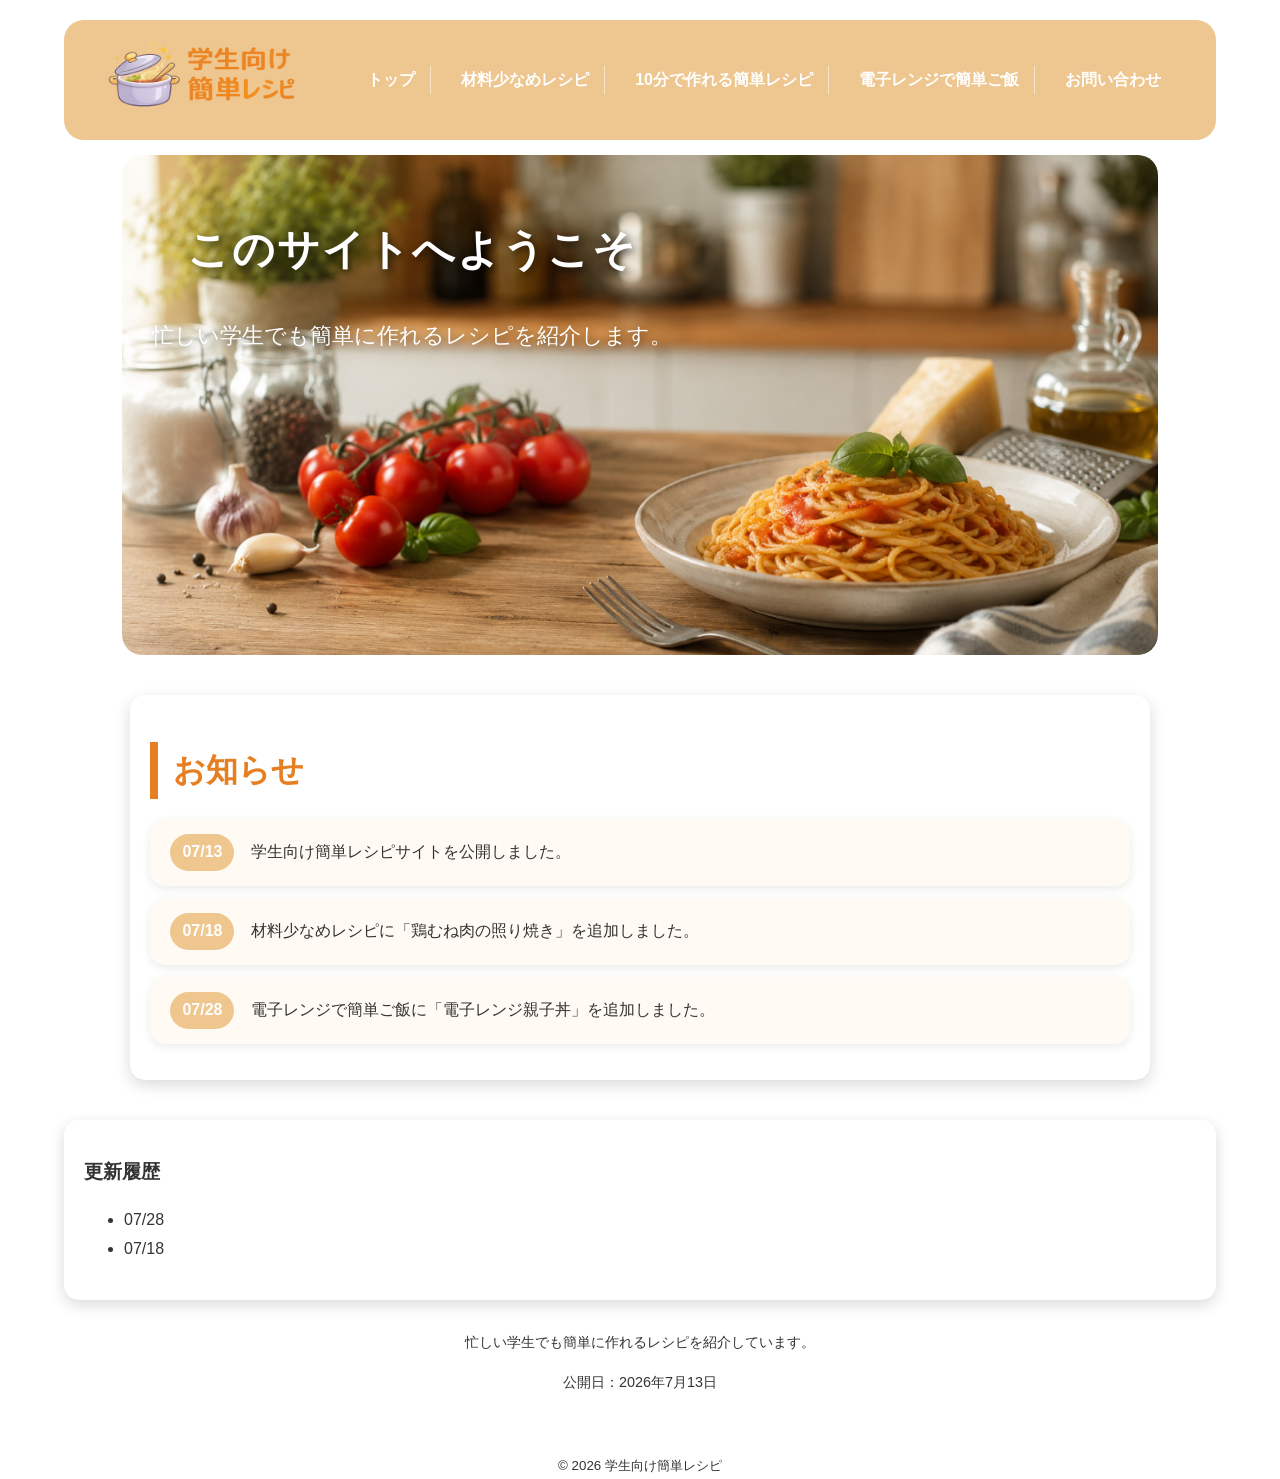
<file: index.html>
<!DOCTYPE html>
<html lang="ja">

<head>
    <meta charset="utf-8">
    <meta name="description" content="忙しい学生向けに、材料少なめ・10分・電子レンジで作れる簡単レシピを紹介するサイトです。">
    <meta name="viewport" content="width=device-width">
    <title>学生向け簡単レシピ</title>
    <link rel="stylesheet" href="css/mystyle.css">
</head>

<body>
<div class="container">
<header class="topbar">
    <div class="logo">
       <img src="image/logo.png"
         alt="学生向け簡単レシピ"
         width="500"
         height="250">
    </div>

    <nav>
    <ul>
        <li><a href="index.html">トップ</a></li>
        <li><a href="content1.html">材料少なめレシピ</a></li>
        <li><a href="content2.html">10分で作れる簡単レシピ</a></li>
        <li><a href="content3.html">電子レンジで簡単ご飯</a></li>
        <li><a href="content4.html">お問い合わせ</a></li>
    </ul>
</nav>
</header>

<header class="hero">
    <img src="image/main.png" alt="料理画像"  width="1200" height="600">

    <div class="catch">
        <h1>このサイトへようこそ</h1>
        <p>
            忙しい学生でも簡単に作れるレシピを紹介します。
        </p>
    </div>
</header>
<section class="news">
    <h2>お知らせ</h2>
    <ul>
        <li><time datetime="2026-07-13">07/13</time> 学生向け簡単レシピサイトを公開しました。</li>
        <li><time datetime="2026-07-18">07/18</time> 材料少なめレシピに「鶏むね肉の照り焼き」を追加しました。</li>
        <li><time datetime="2026-07-28">07/28</time> 電子レンジで簡単ご飯に「電子レンジ親子丼」を追加しました。</li>
    </ul>
</section>
<section class="update">
<h2>更新履歴</h2>
<ul>
    <li><time datetime="2026-07-28">07/28</time><a href="content3.html#content4">電子レンジで簡単ご飯に「電子レンジ親子丼」を追加しました。</a></li>
    <li><time datetime="2026-07-18">07/18</time><a href="content1.html#content4">材料少なめレシピに「鶏むね肉の照り焼き」を追加しました。</a></li>
</ul>
</section>
</div>
<footer>
<p>忙しい学生でも簡単に作れるレシピを紹介しています。</p>
<p>公開日：2026年7月13日</p>
<p>
<a href="https://validator.w3.org/" target="_blank">HTML Validator</a>
<a href="https://jigsaw.w3.org/css-validator/">CSS Validator</a>
</p>
<small>&copy; 2026 学生向け簡単レシピ</small>
</footer>
</body>
</html>
</file>
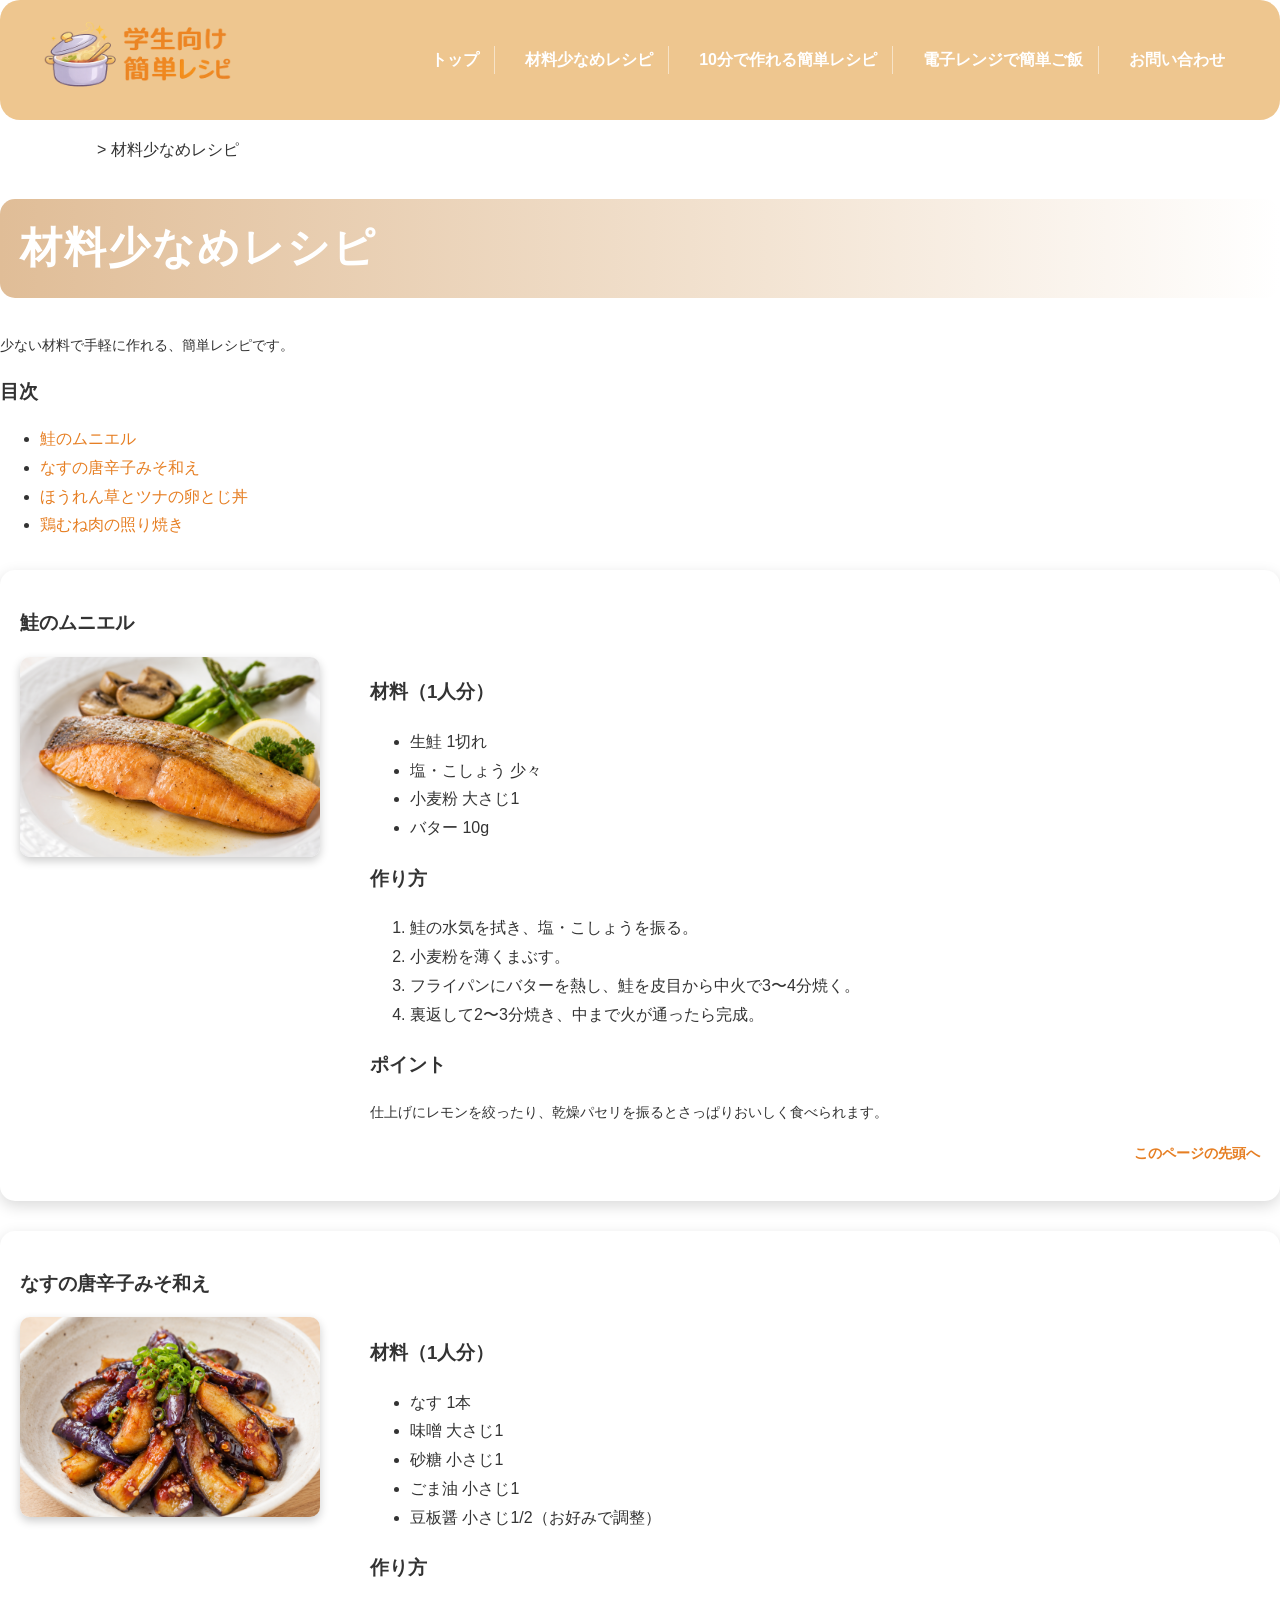
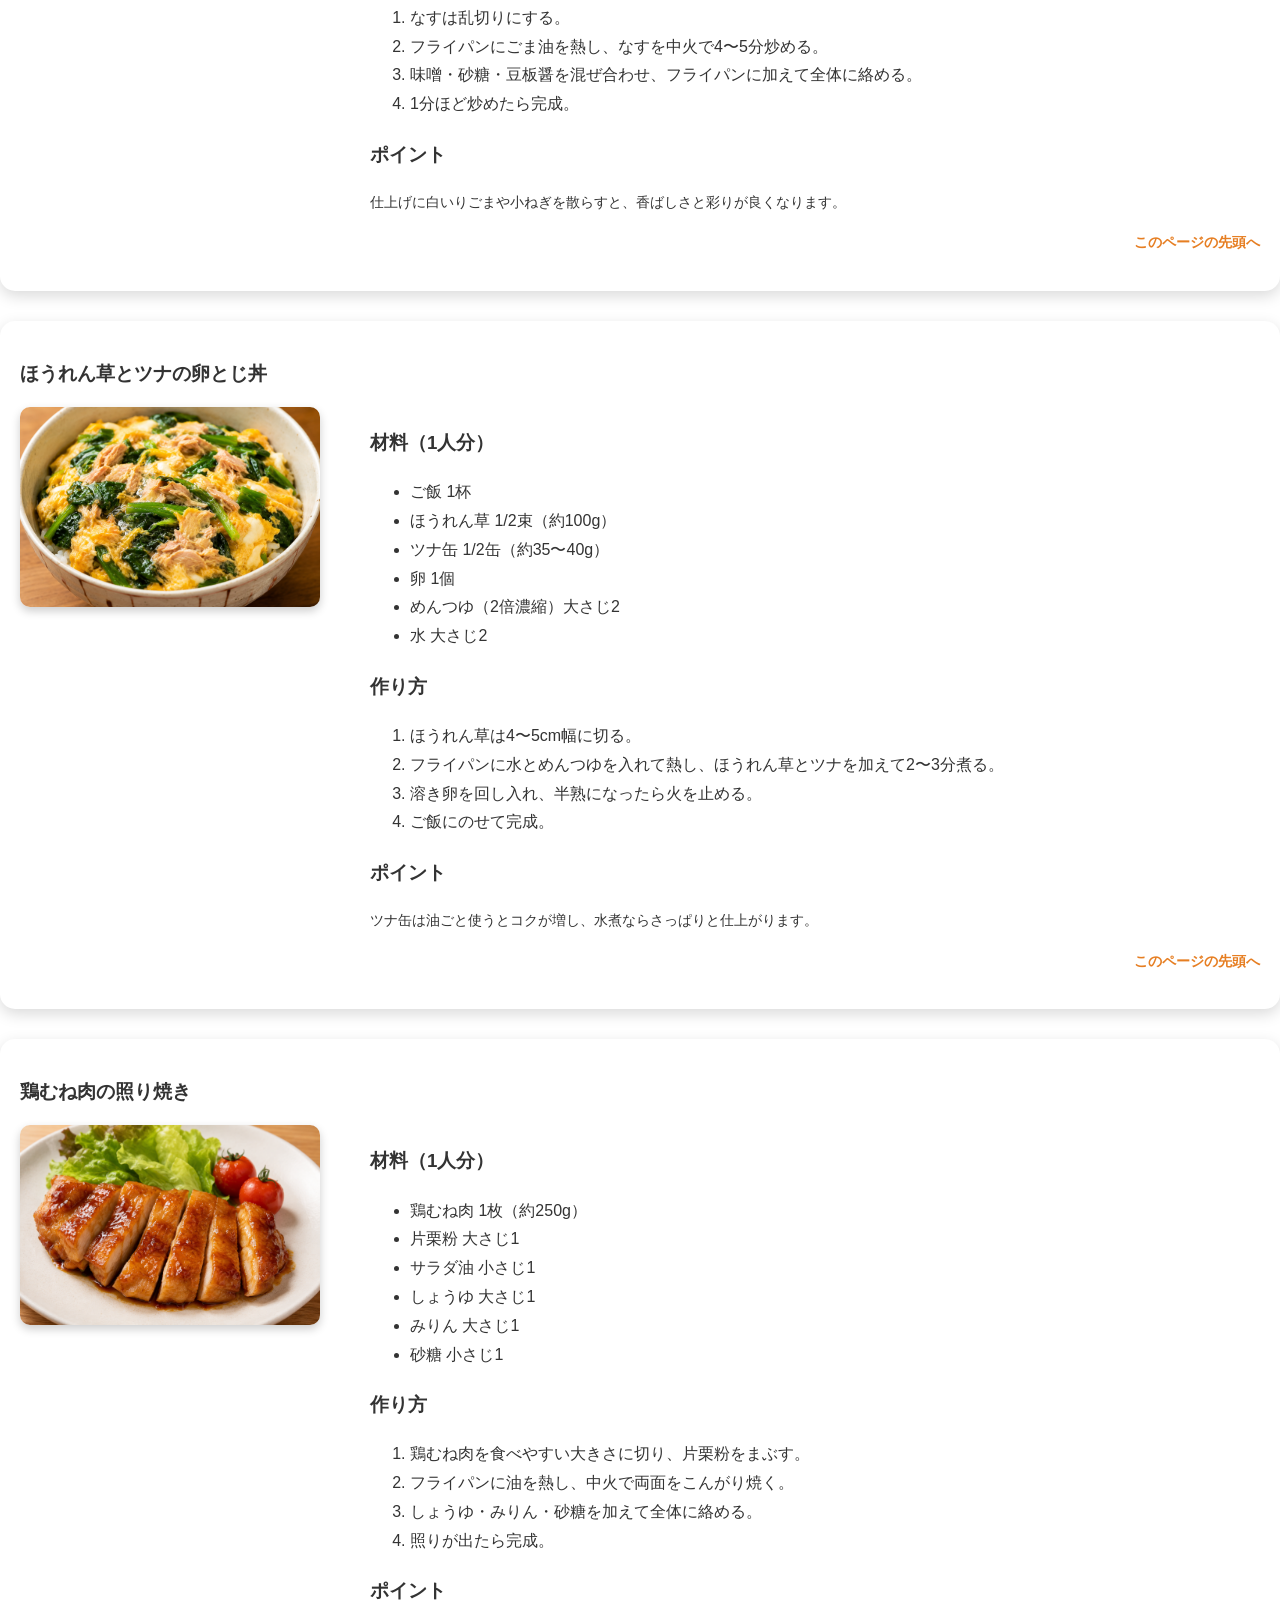
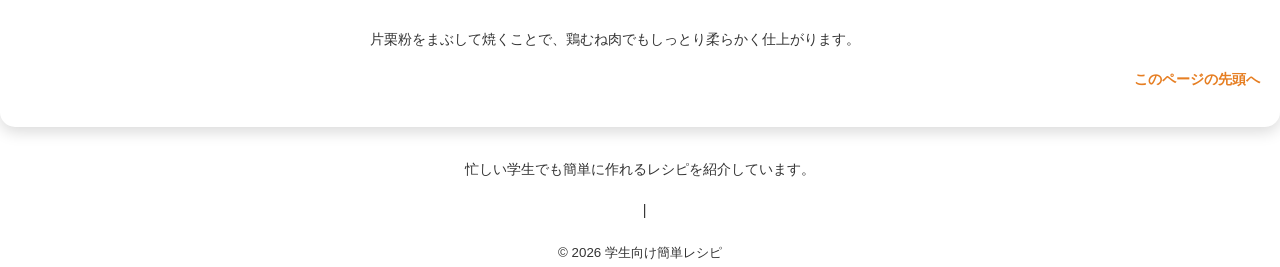
<file: content1.html>
<!DOCTYPE html>
<html lang="ja">
<head>
    <meta charset="utf-8">
    <meta name="description" content="忙しい学生向けの簡単レシピを紹介するWebサイトです。">
    <meta name="viewport" content="width=device-width">
    <title>材料少なめレシピ</title>
    <link rel="stylesheet" href="css/mystyle.css">
</head>
<body>
<header class="topbar">
    <div class="logo" id="pagetop">
       <img src="image/logo.png"
         alt="学生向け簡単レシピ"
         width="500"
         height="250">
    </div>

   <nav>
    <ul>
        <li><a href="index.html">トップ</a></li>
        <li><a href="content1.html">材料少なめレシピ</a></li>
        <li><a href="content2.html">10分で作れる簡単レシピ</a></li>
        <li><a href="content3.html">電子レンジで簡単ご飯</a></li>
        <li><a href="contect4.html">お問い合わせ</a></li>
    </ul>
</nav>
</header>
<article class="page">
<ol class="breadcrumb">
<li><a href="index.html">トップ</a>&nbsp;&nbsp;&gt;</li>
<li>材料少なめレシピ</li>
</ol>
<h1 class="sub-h1">材料少なめレシピ</h1>
<p>少ない材料で手軽に作れる、簡単レシピです。</p>
<h2>目次</h2>
<ul class="mokuji">
<li><a href="#content1">鮭のムニエル</a></li>
<li><a href="#content2">なすの唐辛子みそ和え</a></li>
<li><a href="#content3">ほうれん草とツナの卵とじ丼</a></li>
<li><a href="#content4">鶏むね肉の照り焼き</a></li>
</ul>
<section id="content1">
<h2>鮭のムニエル</h2>
<div class="recipe">
<img src="image/syake.png" width="400" height="300" alt="鮭のムニエル" class="point-img">
<div class="recipe-text">
<h3>材料（1人分）</h3>
<ul>
<li>生鮭 1切れ</li>
<li>塩・こしょう 少々</li>
<li>小麦粉 大さじ1</li>
<li>バター 10g</li>
</ul>
<h3>作り方</h3>
<ol>
<li>鮭の水気を拭き、塩・こしょうを振る。</li>
<li>小麦粉を薄くまぶす。</li>
<li>フライパンにバターを熱し、鮭を皮目から中火で3〜4分焼く。</li>
<li>裏返して2〜3分焼き、中まで火が通ったら完成。</li>
</ol>
<h3>ポイント</h3>
<p>仕上げにレモンを絞ったり、乾燥パセリを振るとさっぱりおいしく食べられます。</p>
<p class="sentou"><a href="#pagetop">このページの先頭へ</a></p>
</div>
</div>
</section>

<section id="content2">
<h2>なすの唐辛子みそ和え</h2>
<div class="recipe">
<img src="image/nasu.png" width="400" height="300" alt="なすの唐辛子みそ和え" class="point-img">
<div class="recipe-text">
<h3>材料（1人分）</h3>
<ul>
<li>なす 1本</li>
<li>味噌 大さじ1</li>
<li>砂糖 小さじ1</li>
<li>ごま油 小さじ1</li>
<li>豆板醤 小さじ1/2（お好みで調整）</li>
</ul>
<h3>作り方</h3>
<ol>
<li>なすは乱切りにする。</li>
<li>フライパンにごま油を熱し、なすを中火で4〜5分炒める。</li>
<li>味噌・砂糖・豆板醤を混ぜ合わせ、フライパンに加えて全体に絡める。</li>
<li>1分ほど炒めたら完成。</li>
</ol>
<h3>ポイント</h3>
<p>仕上げに白いりごまや小ねぎを散らすと、香ばしさと彩りが良くなります。</p>
<p class="sentou"><a href="#pagetop">このページの先頭へ</a></p>
</div>
</div>
</section>

<section id="content3">
<h2>ほうれん草とツナの卵とじ丼</h2>
<div class="recipe">
<img src="image/donn.png" width="400" height="300" alt="ほうれん草とツナの卵とじ丼" class="point-img">
<div class="recipe-text">
<h3>材料（1人分）</h3>
<ul>
<li>ご飯 1杯</li>
<li>ほうれん草 1/2束（約100g）</li>
<li>ツナ缶 1/2缶（約35〜40g）</li>
<li>卵 1個</li>
<li>めんつゆ（2倍濃縮）大さじ2</li>
<li>水 大さじ2</li>
</ul>
<h3>作り方</h3>
<ol>
<li>ほうれん草は4〜5cm幅に切る。</li>
<li>フライパンに水とめんつゆを入れて熱し、ほうれん草とツナを加えて2〜3分煮る。</li>
<li>溶き卵を回し入れ、半熟になったら火を止める。</li>
<li>ご飯にのせて完成。</li>
</ol>
<h3>ポイント</h3>
<p>ツナ缶は油ごと使うとコクが増し、水煮ならさっぱりと仕上がります。</p>
<p class="sentou"><a href="#pagetop">このページの先頭へ</a></p>
</div>
</div>
</section>
<section id="content4">
<h2>鶏むね肉の照り焼き</h2>
<div class="recipe">
<img src="image/teriyaki.png" width="400" height="300" alt="鶏むね肉の照り焼き" class="point-img">
<div class="recipe-text">
<h3>材料（1人分）</h3>
<ul>
<li>鶏むね肉 1枚（約250g）</li>
<li>片栗粉 大さじ1</li>
<li>サラダ油 小さじ1</li>
<li>しょうゆ 大さじ1</li>
<li>みりん 大さじ1</li>
<li>砂糖 小さじ1</li>
</ul>
<h3>作り方</h3>
<ol>
<li>鶏むね肉を食べやすい大きさに切り、片栗粉をまぶす。</li>
<li>フライパンに油を熱し、中火で両面をこんがり焼く。</li>
<li>しょうゆ・みりん・砂糖を加えて全体に絡める。</li>
<li>照りが出たら完成。</li>
</ol>
<h3>ポイント</h3>
<p>片栗粉をまぶして焼くことで、鶏むね肉でもしっとり柔らかく仕上がります。</p>
<p class="sentou"><a href="#pagetop">このページの先頭へ</a></p>
</div>
</div>
</section>
</article>
<footer>
<p>忙しい学生でも簡単に作れるレシピを紹介しています。</p>
<p>
<a href="https://validator.w3.org/">HTML Validator</a> |
<a href="https://jigsaw.w3.org/css-validator/">CSS Validator</a>
</p>
<small>&copy; 2026 学生向け簡単レシピ</small>
</footer>
</body>
</html>
</file>
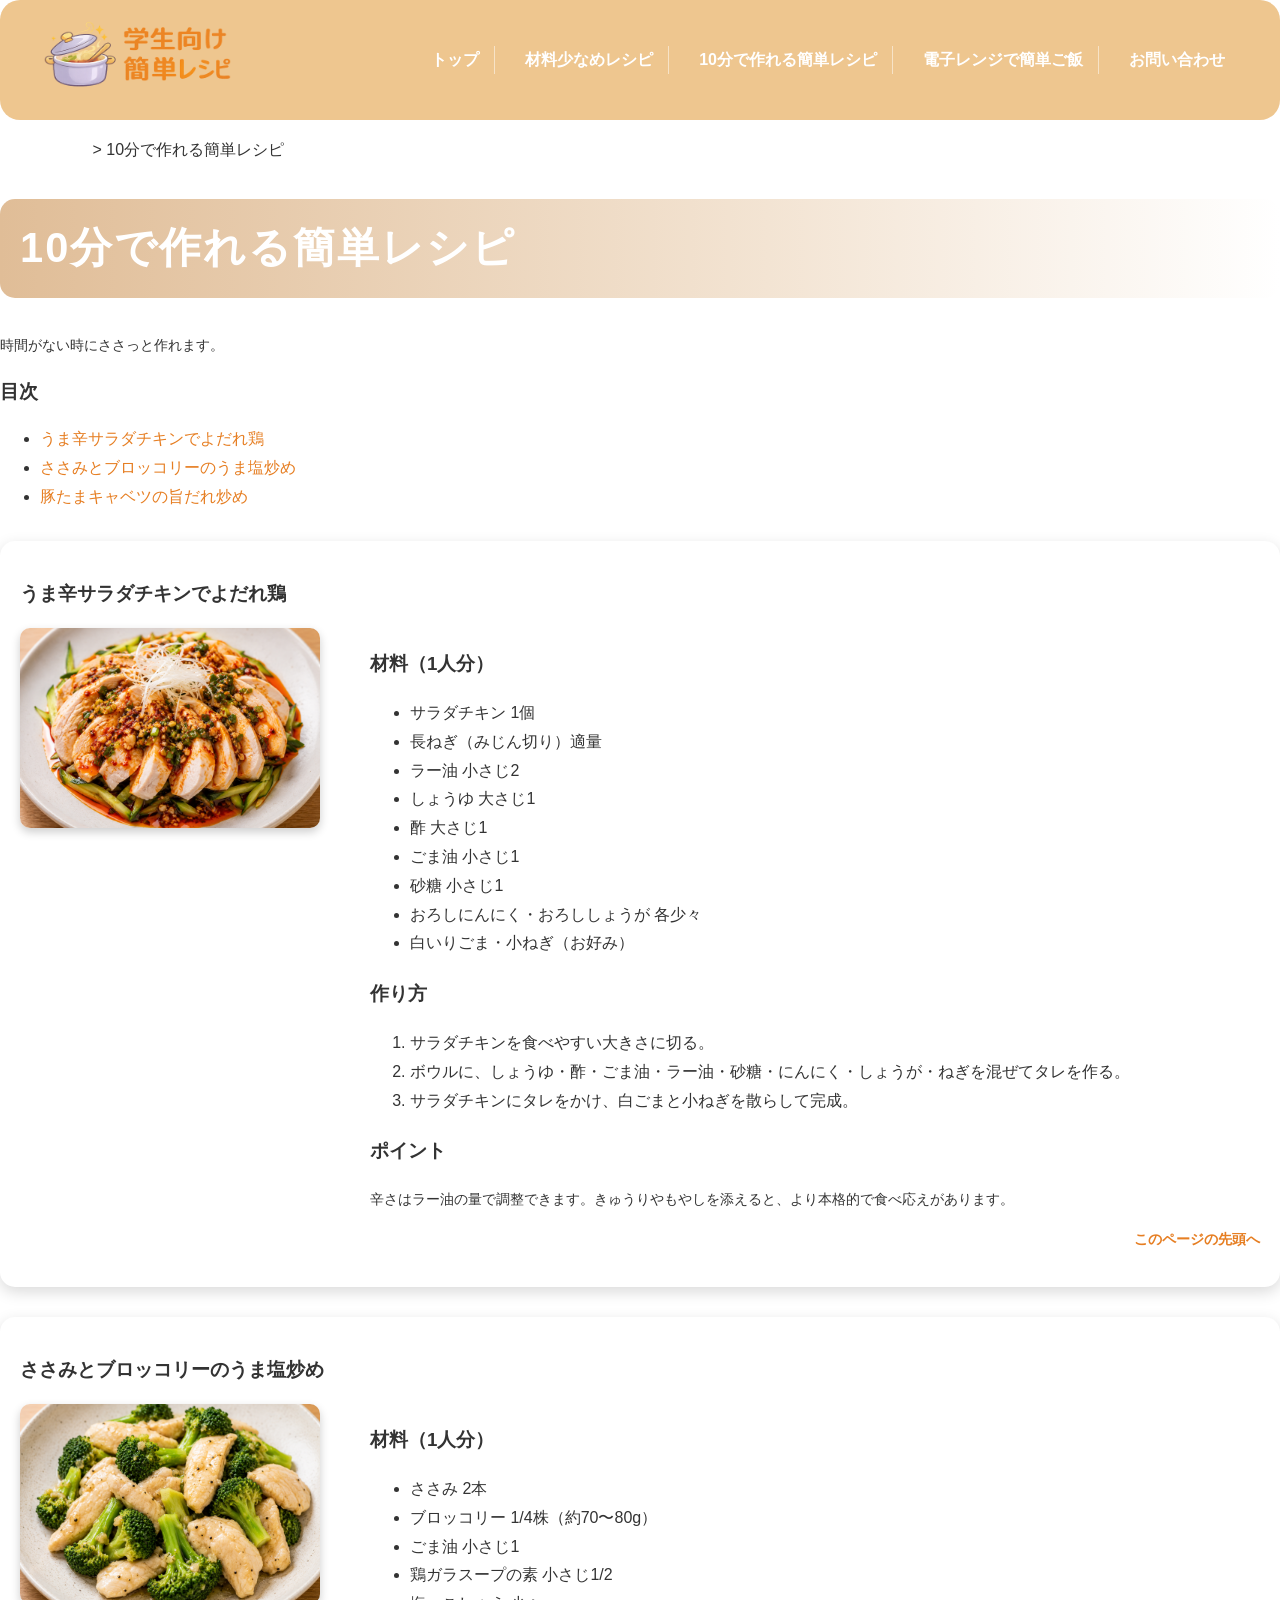
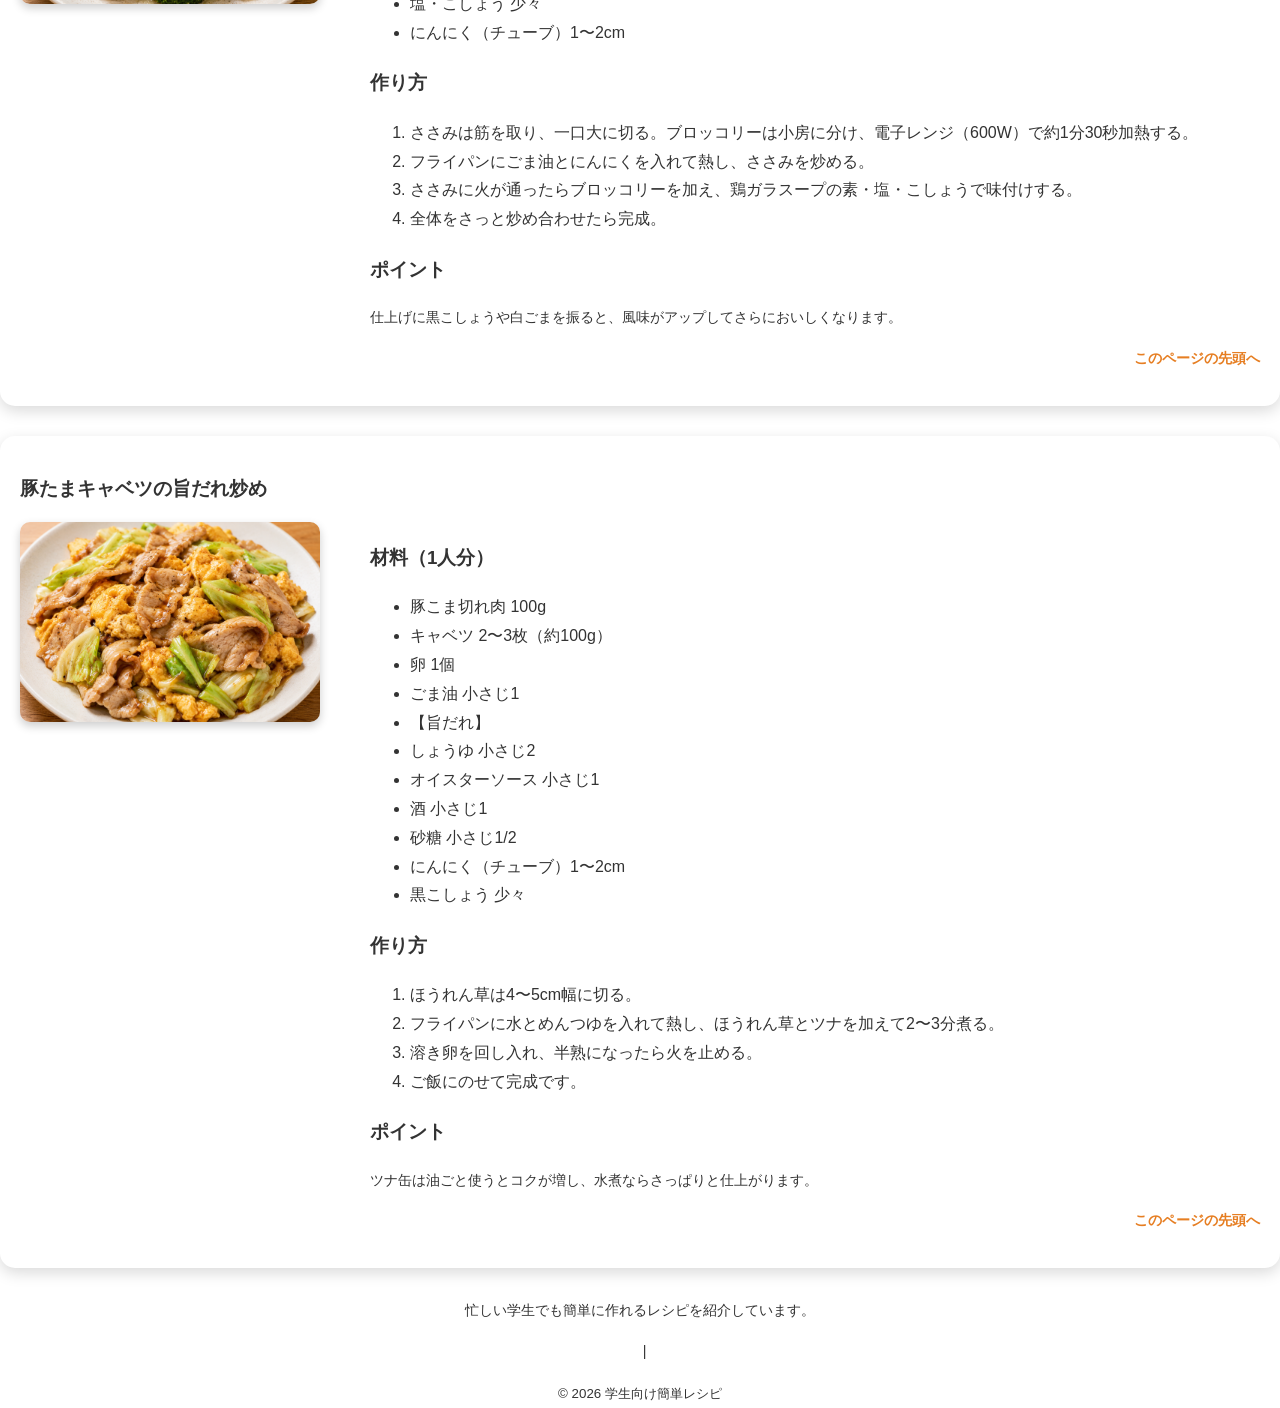
<file: content2.html>
<!DOCTYPE html>
<html lang="ja">
<head>
    <meta charset="utf-8">
    <meta name="description" content="忙しい学生向けの簡単レシピを紹介するWebサイトです。">
    <meta name="viewport" content="width=device-width">
    <title>10分で作れる簡単レシピ</title>
    <link rel="stylesheet" href="css/mystyle.css">
</head>
<body>
<header class="topbar">
    <div class="logo" id="pagetop">
       <img src="image/logo.png"
         alt="学生向け簡単レシピ"
         width="500"
         height="250">
    </div>

   <nav>
    <ul>
        <li><a href="index.html">トップ</a></li>
        <li><a href="content1.html">材料少なめレシピ</a></li>
        <li><a href="content2.html">10分で作れる簡単レシピ</a></li>
        <li><a href="content3.html">電子レンジで簡単ご飯</a></li>
        <li><a href="content4.html">お問い合わせ</a></li>
    </ul>
</nav>
</header>
<article class="page">
<ol class="breadcrumb">
<li><a href="index.html">トップ</a> &gt;</li>
<li>10分で作れる簡単レシピ</li>
</ol>
<h1 class="sub-h1">10分で作れる簡単レシピ</h1>
<p>時間がない時にささっと作れます。</p>
<h2>目次</h2>
<ul class="mokuji">
    <li><a href="#content1">うま辛サラダチキンでよだれ鶏</a></li>
    <li><a href="#content2">ささみとブロッコリーのうま塩炒め</a></li>
    <li><a href="#content3">豚たまキャベツの旨だれ炒め</a></li>
</ul>
<section id="content1">
<h2>うま辛サラダチキンでよだれ鶏</h2>
<div class="recipe">
<img src="image/tikinn.png" width="400" height="300" alt="鮭のムニエル" class="point-img">
<div class="recipe-text">
<h3>材料（1人分）</h3>
<ul>
<li>サラダチキン 1個</li>
<li>長ねぎ（みじん切り）適量</li>
<li>ラー油 小さじ2</li>
<li>しょうゆ 大さじ1</li>
<li>酢 大さじ1</li>
<li>ごま油 小さじ1</li>
<li>砂糖 小さじ1</li>
<li>おろしにんにく・おろししょうが 各少々</li>
<li>白いりごま・小ねぎ（お好み）</li>
</ul>
<h3>作り方</h3>
<ol>
<li>サラダチキンを食べやすい大きさに切る。</li>
<li>ボウルに、しょうゆ・酢・ごま油・ラー油・砂糖・にんにく・しょうが・ねぎを混ぜてタレを作る。</li>
<li>サラダチキンにタレをかけ、白ごまと小ねぎを散らして完成。</li>
</ol>
<h3>ポイント</h3>
<p>辛さはラー油の量で調整できます。きゅうりやもやしを添えると、より本格的で食べ応えがあります。</p>
<p class="sentou"><a href="#pagetop">このページの先頭へ</a></p>
</div>
</div>
</section>

<section id="content2">
<h2>ささみとブロッコリーのうま塩炒め</h2>
<div class="recipe">
<img src="image/burokkori-.png" width="400" height="300" alt="なすの唐辛子みそ和え" class="point-img">
<div class="recipe-text">
<h3>材料（1人分）</h3>
<ul>
<li>ささみ 2本</li>
<li>ブロッコリー 1/4株（約70〜80g）</li>
<li>ごま油 小さじ1</li>
<li>鶏ガラスープの素 小さじ1/2</li>
<li>塩・こしょう 少々</li>
<li>にんにく（チューブ）1〜2cm</li>
</ul>
<h3>作り方</h3>
<ol>
<li>ささみは筋を取り、一口大に切る。ブロッコリーは小房に分け、電子レンジ（600W）で約1分30秒加熱する。</li>
<li>フライパンにごま油とにんにくを入れて熱し、ささみを炒める。</li>
<li>ささみに火が通ったらブロッコリーを加え、鶏ガラスープの素・塩・こしょうで味付けする。</li>
<li>全体をさっと炒め合わせたら完成。</li>
</ol>
<h3>ポイント</h3>
<p>仕上げに黒こしょうや白ごまを振ると、風味がアップしてさらにおいしくなります。</p>
<p class="sentou"><a href="#pagetop">このページの先頭へ</a></p>
</div>
</div>
</section>

<section id="content3">
<h2>豚たまキャベツの旨だれ炒め</h2>
<div class="recipe">
<img src="image/buta.png" width="400" height="300" alt="ほうれん草とツナの卵とじ丼" class="point-img">
<div class="recipe-text">
<h3>材料（1人分）</h3>
<ul>
<li>豚こま切れ肉 100g</li>
<li>キャベツ 2〜3枚（約100g）</li>
<li>卵 1個</li>
<li>ごま油 小さじ1</li>
<li>【旨だれ】</li>
<li>しょうゆ 小さじ2</li>
<li>オイスターソース 小さじ1</li>
<li>酒 小さじ1</li>
<li>砂糖 小さじ1/2</li>
<li>にんにく（チューブ）1〜2cm</li>
<li>黒こしょう 少々</li>
</ul>
<h3>作り方</h3>
<ol>
<li>ほうれん草は4〜5cm幅に切る。</li>
<li>フライパンに水とめんつゆを入れて熱し、ほうれん草とツナを加えて2〜3分煮る。</li>
<li>溶き卵を回し入れ、半熟になったら火を止める。</li>
<li>ご飯にのせて完成です。</li>
</ol>
<h3>ポイント</h3>
<p>ツナ缶は油ごと使うとコクが増し、水煮ならさっぱりと仕上がります。</p>
<p class="sentou"><a href="#pagetop">このページの先頭へ</a></p>
</div>
</div>
</section>
</article>
<footer>
<p>忙しい学生でも簡単に作れるレシピを紹介しています。</p>
<p>
<a href="https://validator.w3.org/">HTML Validator</a> |
<a href="https://jigsaw.w3.org/css-validator/">CSS Validator</a>
</p>
<small>&copy; 2026 学生向け簡単レシピ</small>
</footer>
</body>
</html>
</file>
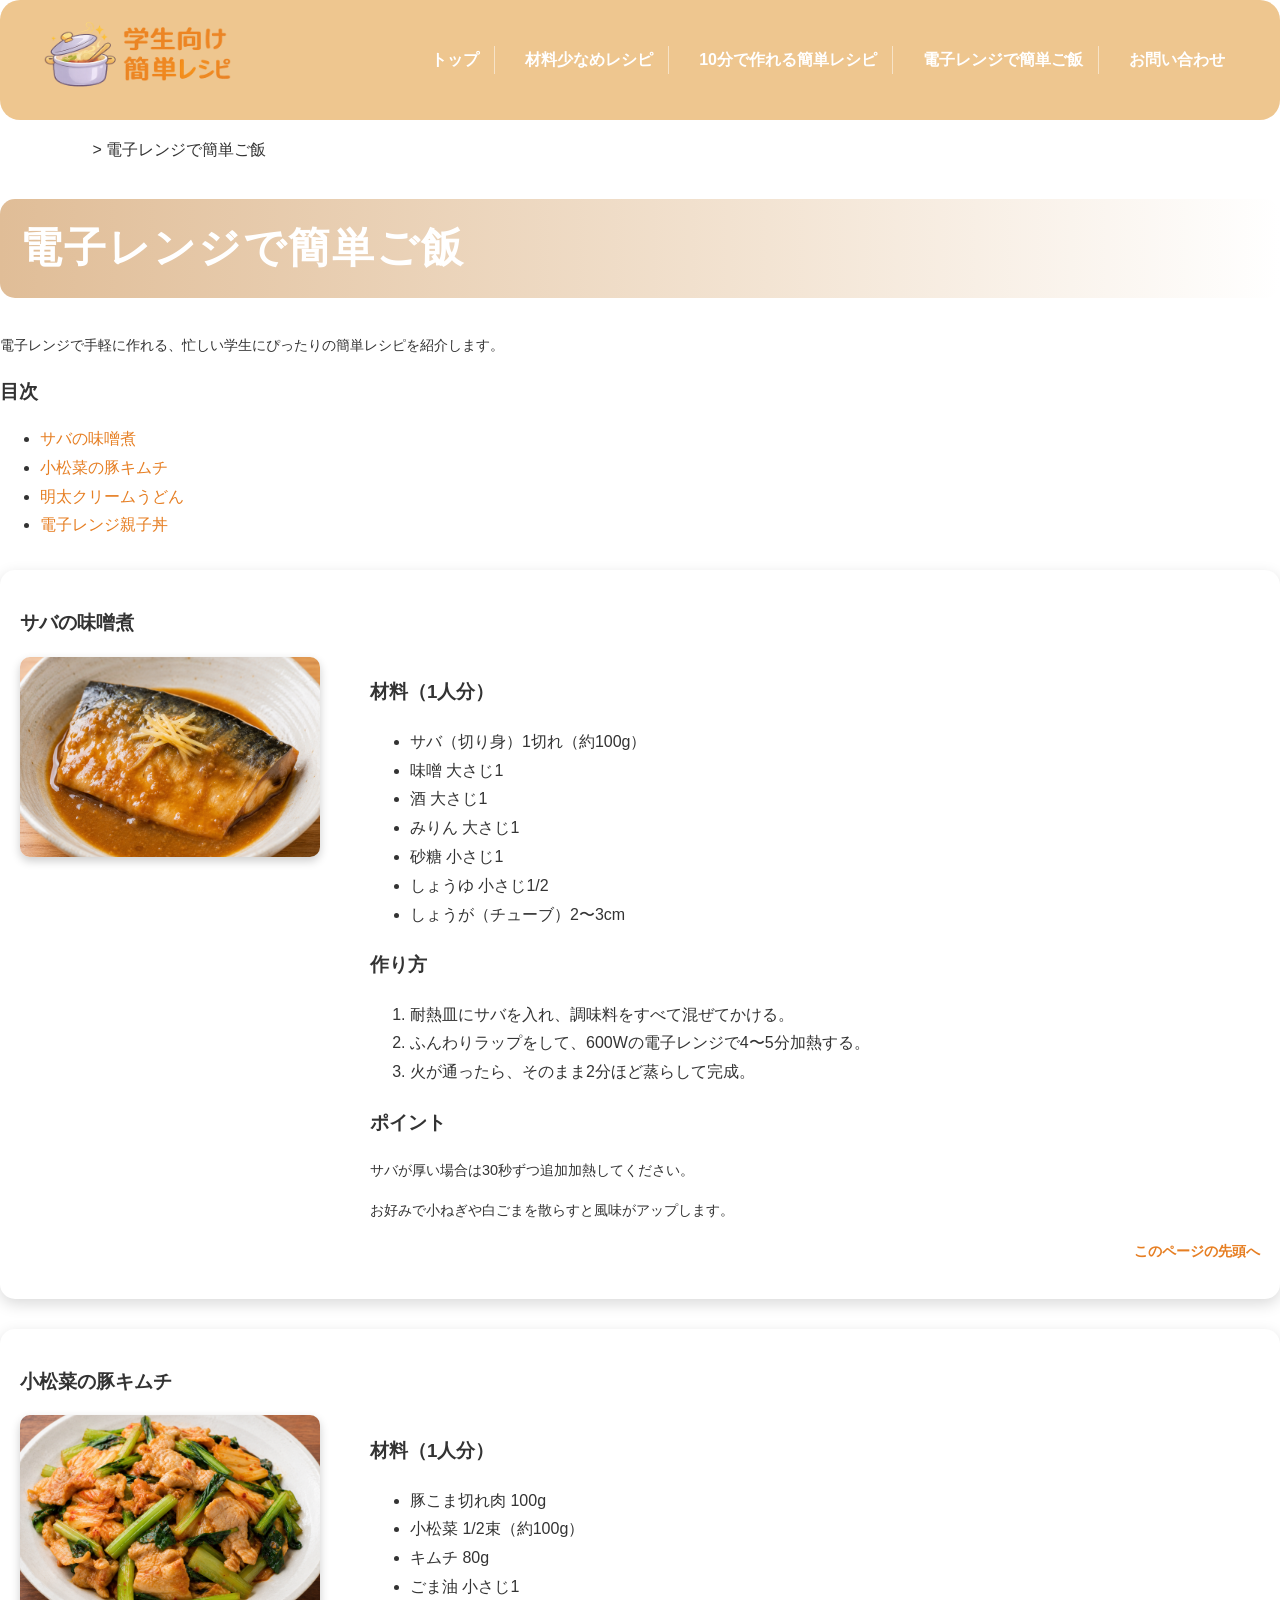
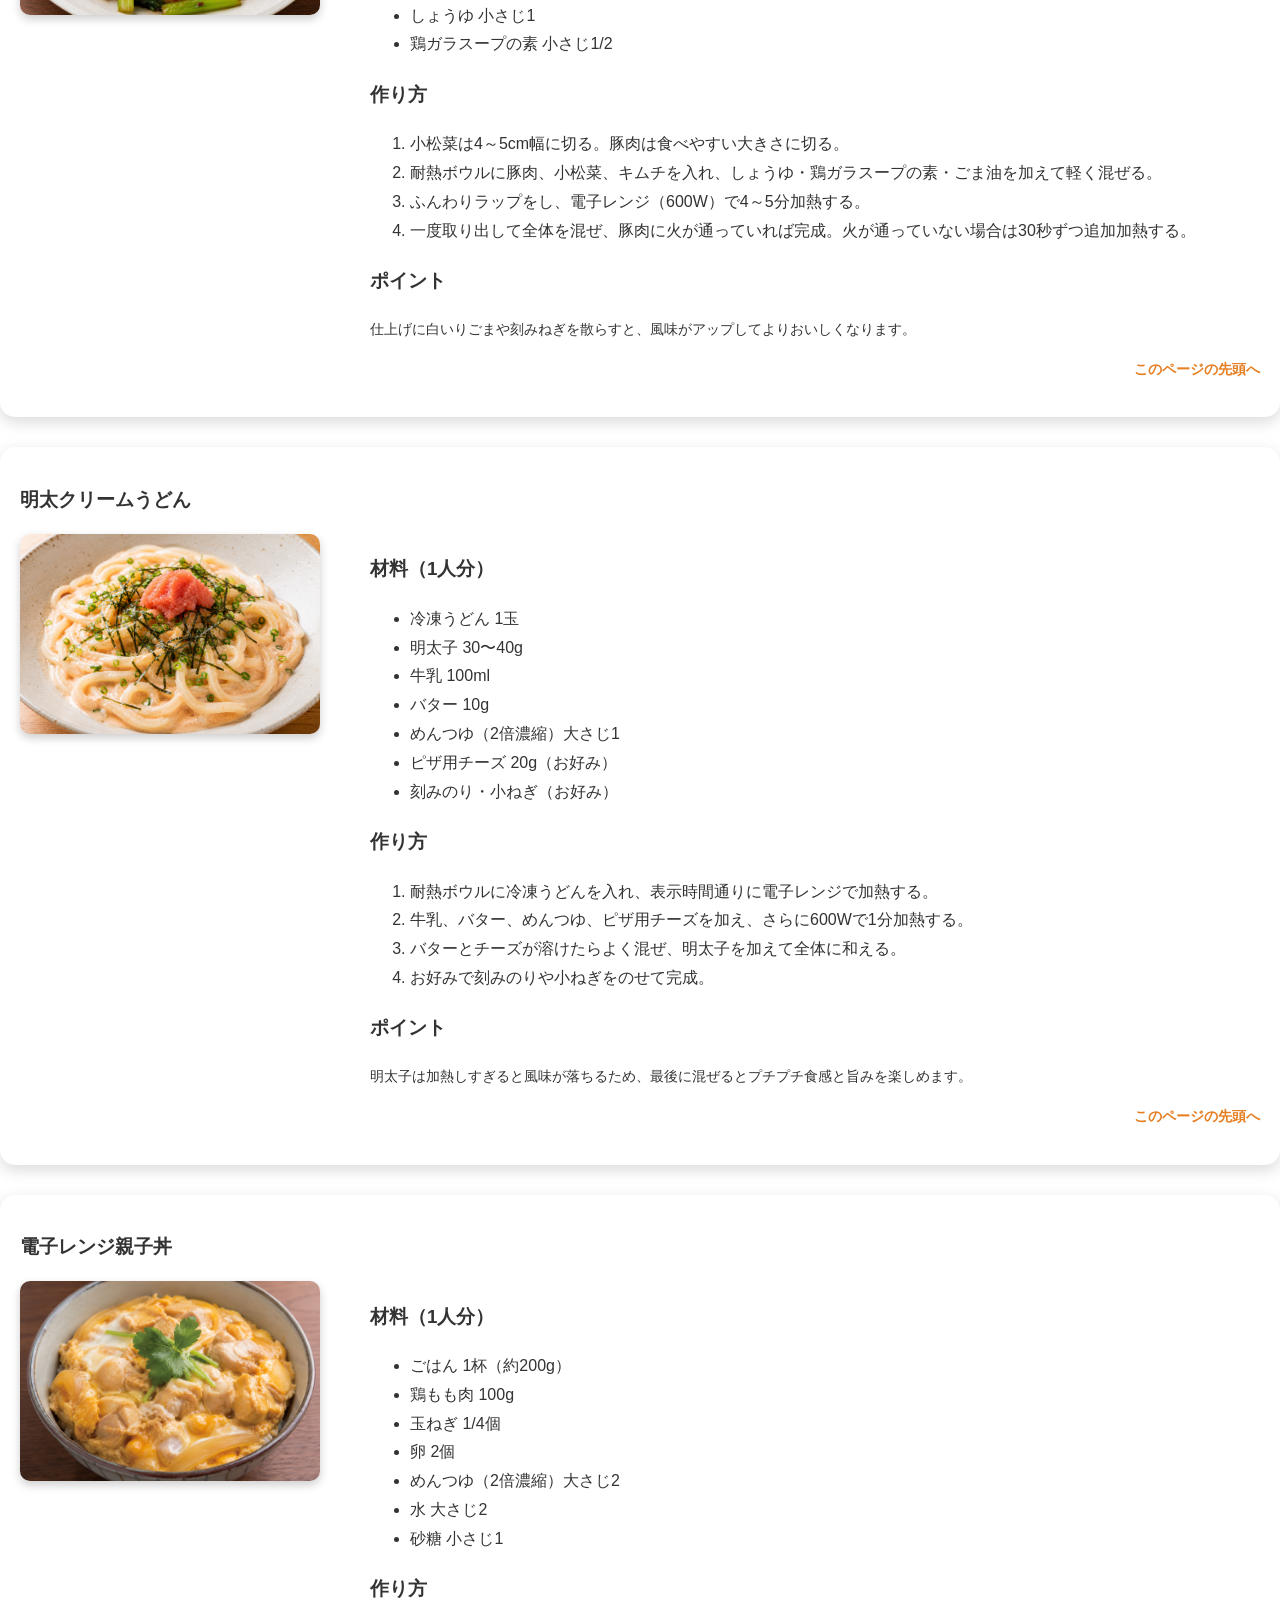
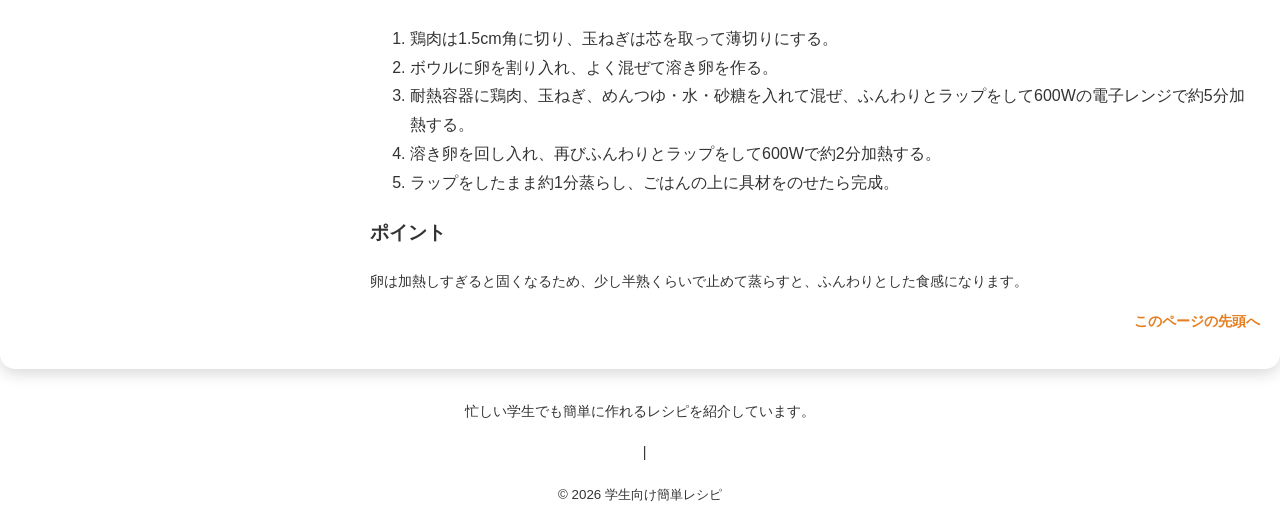
<file: content3.html>
<!DOCTYPE html>
<html lang="ja">
<head>
    <meta charset="utf-8">
    <meta name="description" content="忙しい学生向けの簡単レシピを紹介するWebサイトです。">
    <meta name="viewport" content="width=device-width">
    <title>電子レンジで簡単ご飯</title>
    <link rel="stylesheet" href="css/mystyle.css">
</head>
<body>
<header class="topbar">
    <div class="logo" id="pagetop">
       <img src="image/logo.png"
         alt="学生向け簡単レシピ"
         width="500"
         height="250">
    </div>

   <nav>
    <ul>
        <li><a href="index.html">トップ</a></li>
        <li><a href="content1.html">材料少なめレシピ</a></li>
        <li><a href="content2.html">10分で作れる簡単レシピ</a></li>
        <li><a href="content3.html">電子レンジで簡単ご飯</a></li>
        <li><a href="content4.html">お問い合わせ</a></li>
    </ul>
</nav>
</header>
<article class="page">
<ol class="breadcrumb">
<li><a href="index.html">トップ</a> &gt;</li>
<li>電子レンジで簡単ご飯</li>
</ol>
<h1 class="sub-h1">電子レンジで簡単ご飯</h1>
<p>電子レンジで手軽に作れる、忙しい学生にぴったりの簡単レシピを紹介します。</p>
<h2>目次</h2>
<ul class="mokuji">
    <li><a href="#content1">サバの味噌煮</a></li>
    <li><a href="#content2">小松菜の豚キムチ</a></li>
    <li><a href="#content3">明太クリームうどん</a></li>
    <li><a href="#content4">電子レンジ親子丼</a></li>
</ul>
<section id="content1">
<h2>サバの味噌煮</h2>
<div class="recipe">
<img src="image/saba.png" width="400" height="300" alt="サバの味噌煮" class="point-img">
<div class="recipe-text">
<h3>材料（1人分）</h3>
<ul>
<li>サバ（切り身）1切れ（約100g）</li>
<li>味噌 大さじ1</li>
<li>酒 大さじ1</li>
<li>みりん 大さじ1</li>
<li>砂糖 小さじ1</li>
<li>しょうゆ 小さじ1/2</li>
<li>しょうが（チューブ）2〜3cm</li>
</ul>
<h3>作り方</h3>
<ol>
<li>耐熱皿にサバを入れ、調味料をすべて混ぜてかける。</li>
<li>ふんわりラップをして、600Wの電子レンジで4〜5分加熱する。</li>
<li>火が通ったら、そのまま2分ほど蒸らして完成。</li>
</ol>
<h3>ポイント</h3>
<p>サバが厚い場合は30秒ずつ追加加熱してください。</p>
<p>お好みで小ねぎや白ごまを散らすと風味がアップします。</p>
<p class="sentou"><a href="#">このページの先頭へ</a></p>
</div>
</div>
</section>

<section id="content2">
<h2>小松菜の豚キムチ</h2>
<div class="recipe">
<img src="image/kimuti.png" width="400" height="300" alt="小松菜の豚キムチ" class="point-img">
<div class="recipe-text">
<h3>材料（1人分）</h3>
<ul>
<li>豚こま切れ肉 100g</li>
<li>小松菜 1/2束（約100g）</li>
<li>キムチ 80g</li>
<li>ごま油 小さじ1</li>
<li>しょうゆ 小さじ1</li>
<li>鶏ガラスープの素 小さじ1/2</li>
</ul>
<h3>作り方</h3>
<ol>
<li>小松菜は4～5cm幅に切る。豚肉は食べやすい大きさに切る。</li>
<li>耐熱ボウルに豚肉、小松菜、キムチを入れ、しょうゆ・鶏ガラスープの素・ごま油を加えて軽く混ぜる。</li>
<li>ふんわりラップをし、電子レンジ（600W）で4～5分加熱する。</li>
<li>一度取り出して全体を混ぜ、豚肉に火が通っていれば完成。火が通っていない場合は30秒ずつ追加加熱する。</li>
</ol>
<h3>ポイント</h3>
<p>仕上げに白いりごまや刻みねぎを散らすと、風味がアップしてよりおいしくなります。</p>
<p class="sentou"><a href="#">このページの先頭へ</a></p>
</div>
</div>
</section>

<section id="content3">
<h2>明太クリームうどん</h2>
<div class="recipe">
<img src="image/menntaiko.png" width="400" height="300" alt="明太クリームうどん" class="point-img">
<div class="recipe-text">
<h3>材料（1人分）</h3>
<ul>
<li>冷凍うどん 1玉</li>
<li>明太子 30〜40g</li>
<li>牛乳 100ml</li>
<li>バター 10g</li>
<li>めんつゆ（2倍濃縮）大さじ1</li>
<li>ピザ用チーズ 20g（お好み）</li>
<li>刻みのり・小ねぎ（お好み）</li>
</ul>
<h3>作り方</h3>
<ol>
<li>耐熱ボウルに冷凍うどんを入れ、表示時間通りに電子レンジで加熱する。</li>
<li>牛乳、バター、めんつゆ、ピザ用チーズを加え、さらに600Wで1分加熱する。</li>
<li>バターとチーズが溶けたらよく混ぜ、明太子を加えて全体に和える。</li>
<li>お好みで刻みのりや小ねぎをのせて完成。</li>
</ol>
<h3>ポイント</h3>
<p>明太子は加熱しすぎると風味が落ちるため、最後に混ぜるとプチプチ食感と旨みを楽しめます。</p>
<p class="sentou"><a href="#">このページの先頭へ</a></p>
</div>
</div>
</section>
<section id="content4">
<h2>電子レンジ親子丼</h2>
<div class="recipe">
<img src="image/oyako.png" width="400" height="300" alt="電子レンジ親子丼" class="point-img">
<div class="recipe-text">
<h3>材料（1人分）</h3>
<ul>
<li>ごはん 1杯（約200g）</li>
<li>鶏もも肉 100g</li>
<li>玉ねぎ 1/4個</li>
<li>卵 2個</li>
<li>めんつゆ（2倍濃縮）大さじ2</li>
<li>水 大さじ2</li>
<li>砂糖 小さじ1</li>
</ul>
<h3>作り方</h3>
<ol>
<li>鶏肉は1.5cm角に切り、玉ねぎは芯を取って薄切りにする。</li>
<li>ボウルに卵を割り入れ、よく混ぜて溶き卵を作る。</li>
<li>耐熱容器に鶏肉、玉ねぎ、めんつゆ・水・砂糖を入れて混ぜ、ふんわりとラップをして600Wの電子レンジで約5分加熱する。</li>
<li>溶き卵を回し入れ、再びふんわりとラップをして600Wで約2分加熱する。</li>
<li>ラップをしたまま約1分蒸らし、ごはんの上に具材をのせたら完成。</li>
</ol>
<h3>ポイント</h3>
<p>卵は加熱しすぎると固くなるため、少し半熟くらいで止めて蒸らすと、ふんわりとした食感になります。</p>
<p class="sentou"><a href="#pagetop">このページの先頭へ</a></p>
</div>
</div>
</section>
</article>
<footer>
<p>忙しい学生でも簡単に作れるレシピを紹介しています。</p>
<p>
<a href="https://validator.w3.org/">HTML Validator</a> |
<a href="https://jigsaw.w3.org/css-validator/">CSS Validator</a>
</p>
<small>&copy; 2026 学生向け簡単レシピ</small>
</footer>
</body>
</html>
</file>
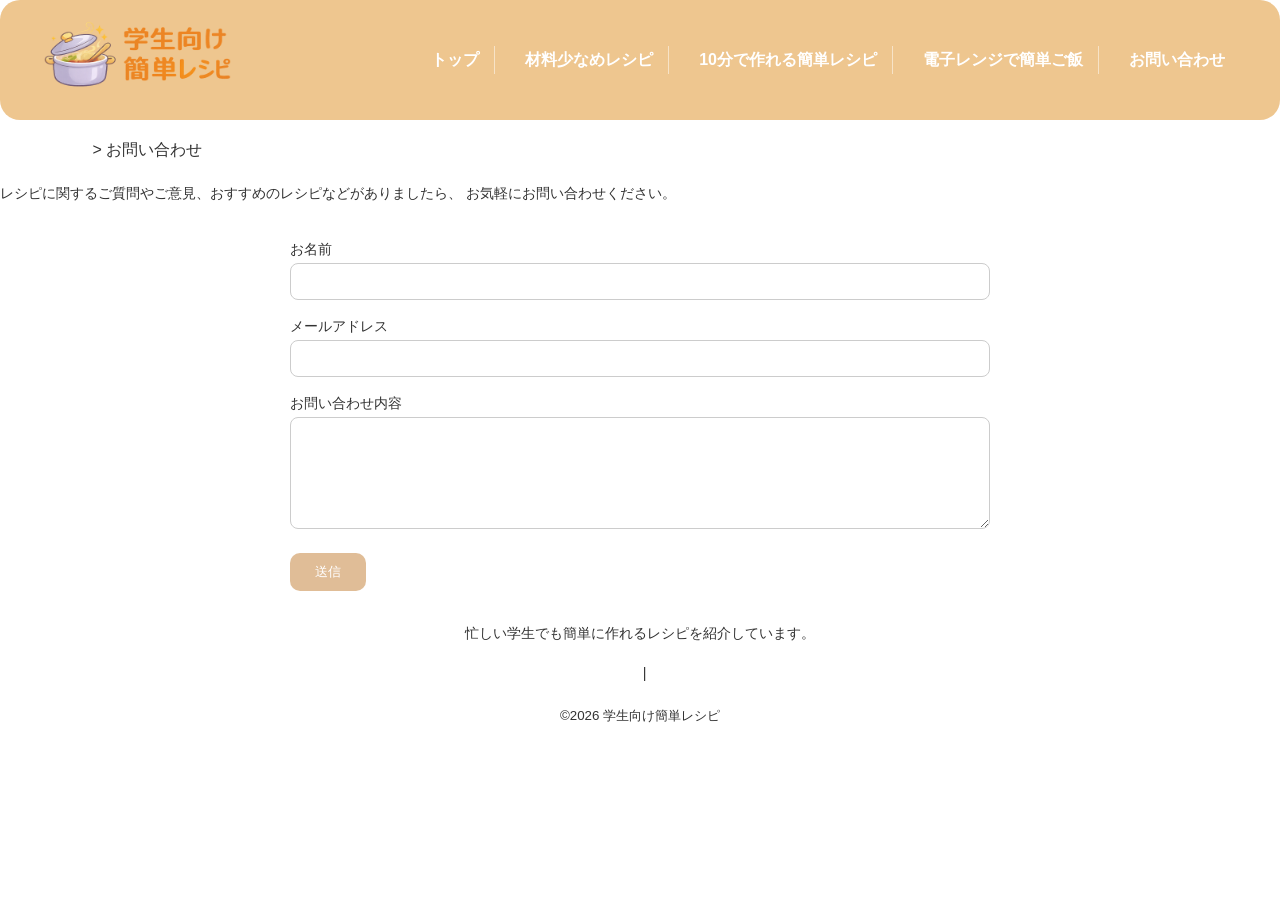
<file: content4.html>
<!DOCTYPE html>
<html lang="ja">
<head>
<meta charset="UTF-8">
<meta name="description" content="学生向け簡単レシピサイトのお問い合わせページです。">
<meta name="viewport" content="width=device-width">
<title>お問い合わせ</title>
<link rel="stylesheet" href="css/mystyle.css">
</head>
<body>
<header class="topbar">
<div class="logo">
    <img src="image/logo.png"
    alt="学生向け簡単レシピ"
    width="500"
    height="250">
</div>
<nav>
<ul>
    <li><a href="index.html">トップ</a></li>
    <li><a href="content1.html">材料少なめレシピ</a></li>
    <li><a href="content2.html">10分で作れる簡単レシピ</a></li>
    <li><a href="content3.html">電子レンジで簡単ご飯</a></li>
    <li><a href="content4.html">お問い合わせ</a></li>
</ul>
</nav>
</header>
<article class="page">
<ol class="breadcrumb">
<li><a href="index.html">トップ</a> &gt;</li>
<li>お問い合わせ</li>
</ol>
<p>
レシピに関するご質問やご意見、おすすめのレシピなどがありましたら、
お気軽にお問い合わせください。
</p>
<form action="#" method="post">
<p>
<label for="name">お名前</label><br>
<input type="text" id="name" name="name">
</p>
<p>
<label for="mail">メールアドレス</label><br>
<input type="email" id="mail" name="mail">
</p>
<p>
<label for="message">お問い合わせ内容</label><br>
<textarea id="message" name="message" rows="6"></textarea>
</p>
<p>
<input type="submit" value="送信">
</p>
</form>
</article>
<footer>
<p>忙しい学生でも簡単に作れるレシピを紹介しています。</p>
<p>
<a href="https://validator.w3.org/">HTML Validator</a> |
<a href="https://jigsaw.w3.org/css-validator/">CSS Validator</a>
</p>
<small>&copy;2026 学生向け簡単レシピ</small>
</footer>
</body>
</html>
</file>
<file: css/mystyle.css>
@charset "utf-8";
h1{
    color: #fff;
    background-color: #e0bd97;
    border-radius: 15px;
    padding: 10px;
    text-align: center;
    font-size: 260%;
    font-weight: bold;
    letter-spacing: 2px;
}
.welcome{
    color: #fff;
    background-color: #e0bd97;
    font-size: 300%;
    font-weight: bold;
    border-radius: 15px;
    padding: 10px;
    text-align: center;
}
body{
    margin:0;
    background-color:#ffffff;
    color:#333333;
    font-family:"Yu Gothic UI","メイリオ","Hiragino Maru Gothic ProN",sans-serif;
    line-height:1.8;
}
p{
	font-size: 90%;
}
h2{
	font-size: 120%;
}
footer{
	text-align: center;
}
.hero{
    position:relative;
    height:500px;
    overflow:hidden;
    width:90%;
    max-width:1200px;
    margin:15px auto 0 auto;
    border-radius:20px;
}
.hero img{
    width:100%;
    height:100%;
    object-fit:cover;
    border-radius:0 0 20px 20px;
}
.hero::before{
    content:"";
    position:absolute;
    inset:0;
}
.catch{
    position:absolute;
    top:30px;
    left:30px;
    color:white;
    z-index:1;
}

.catch h1{
    background:none;
    color:white;
    padding:0;
    border-radius:0;
    text-shadow:3px 3px 8px rgba(0,0,0,0.7);
}
.catch p{
    font-size:140%;
    text-shadow:2px 2px 8px rgba(0,0,0,.5);
}
.topbar{
    background-color:#edc389f0;
    color:white;
    display:flex;
    justify-content:space-between;
    align-items:center;
    padding:15px 40px;
    border-radius:20px;
}
.logo{
    color:white;
    font-size:32px;
    font-weight:bold;
}
.topbar ul{
    list-style:none;
    display:flex;
    gap:30px;
    margin:0;
    padding:0;
}

.topbar a{
    color:white;
    text-decoration:none;
    font-weight:bold;
}
.topbar li{
    border-right:1px solid rgba(255,255,255,0.5);
    padding-right:15px;
}
.topbar li:last-child{
    border-right:none;
}
.container{
    width:90%;
    max-width:1200px;
    margin:20px auto;
}
nav li:hover{
    opacity: 0.7;
}
@media(max-width:600px){
.catch{
    top:50px;
    left:50px;
}
.catch h1{
    font-size:350%;
}
.catch p{
    font-size:100%;
}
}
.logo img{
    height:90px;
    width:auto;
    display:block;
}
.news{
    width:85%;
    margin:40px auto;
}
.news h2{
    color:#e67e22;
    font-size:200%;
    font-weight:bold;
    border-left:8px solid #e67e22;
    padding-left:15px;
    margin-bottom:20px;
}
.news ul{
    list-style:none;
    padding:0;
}
.news li{
    background:#fffaf3;
    border-radius:15px;
    padding:15px 20px;
    margin-bottom:12px;
    box-shadow:0 3px 10px rgba(0,0,0,0.08);
}
.news time{
    display:inline-block;
    background:#edc389f0;
    color:white;
    border-radius:20px;
    padding:4px 12px;
    margin-right:12px;
    font-weight:bold;
}
.point-list{
    list-style-image:url("../image/pot.png");
    margin-left:25px;
}
.point-img{
    width: 300px;
    height: 200px;
    object-fit: cover;
    border-radius: 10px;
    box-shadow: 0 4px 10px rgba(0,0,0,0.2);
    float:left;
    margin-right:20px;
    margin-bottom:10px;
}
section{
    background:#fff;
    padding:20px;
    margin:30px 0;
    border-radius:15px;
    box-shadow:0 5px 15px rgba(0,0,0,0.15);
}
.recipe{
    display: flex;
    gap: 30px;
    align-items: flex-start;
}
.recipe-text{
    flex: 1;
}
@media(max-width:700px){
.recipe{
    flex-direction: column;
}
.point-img{
    width:100%;
    height:auto;
}
}
.sub-h1{
    background: linear-gradient(to right, #e0bd97 0%, #f3e4d3 60%, #ffffff 100%);
    color: #ffffff;
    text-align: left;
    padding: 12px 20px;
    border-radius: 15px;
    font-size: 260%;
    font-weight: bold;
    letter-spacing: 2px;
}
.breadcrumb li{
    display:inline;
}
.clear{
    clear:both;
}
a:link{
    color:#ffffff;
}
a:visited{
    color:#be4e03;
}
a:hover{
    color:#ffe8b3;
}
a:active{
    color:#ff9900;
}
a:link{
    color:#ffffff;
}
a:visited{
    color:#be4e03;
}
a:hover{
    color:#ffe8b3;
}
a:active{
    color:#ff9900;
}
.mokuji a:link{
    color:#e67e22;
    text-decoration:none;
}
.mokuji a:visited{
    color:#c45a00;
}
.mokuji a:hover{
    color:#ff9900;
    text-decoration:underline;
}
.mokuji a:active{
    color:#d35400;
}
.sentou{
    text-align:right;
}
.sentou a:link{
    color:#e67e22;
    text-decoration:none;
    font-weight:bold;
}
.sentou a:visited{
    color:#c45a00;
}
.sentou a:hover{
    color:#ff9900;
    text-decoration:underline;
}
.sentou a:active{
    color:#d35400;
}
form{
    width:80%;
    max-width:700px;
    margin:30px auto;
}
input[type="text"],
input[type="email"],
textarea{
    width:100%;
    padding:10px;
    border:1px solid #ccc;
    border-radius:8px;
    box-sizing:border-box;
}
input[type="submit"]{
    background:#e0bd97;
    color:white;
    border:none;
    padding:10px 25px;
    border-radius:10px;
    cursor:pointer;
}
input[type="submit"]:hover{
    background:#d89f63;
}
@media print{
.topbar{
    display:none;
}
.hero{
    height:auto;
}
.hero img{
    height:auto;
}
footer{
    display:none;
}
}
</file>
